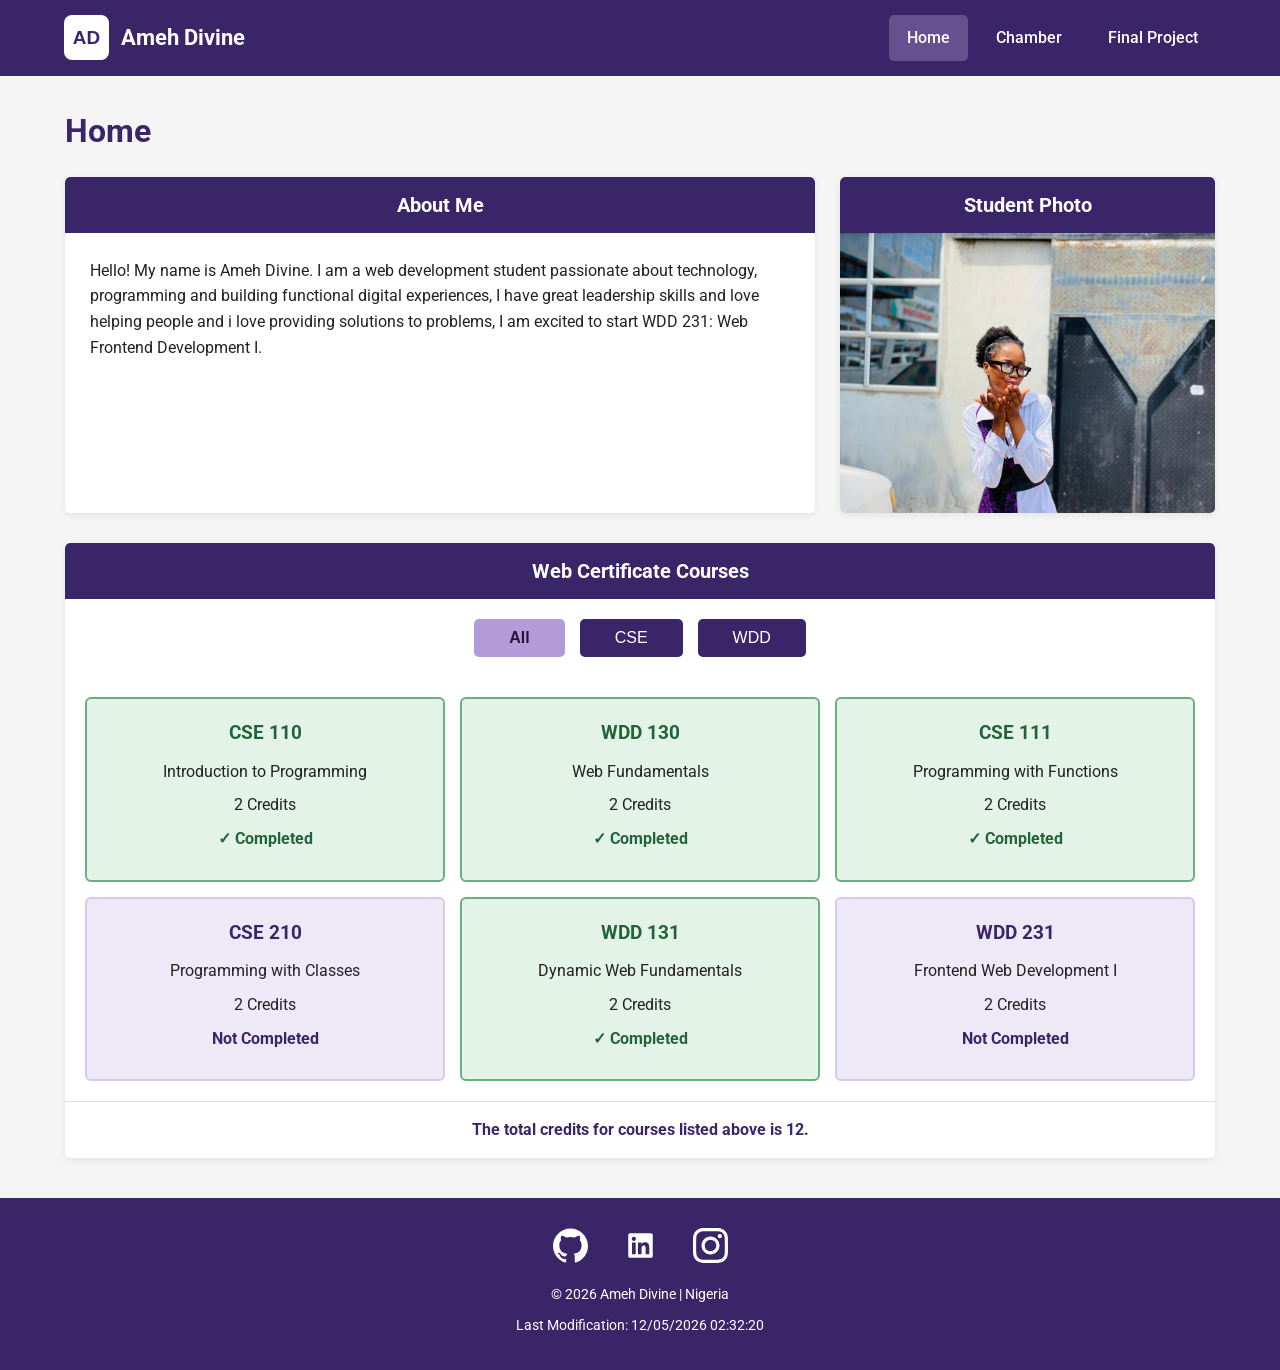
<file: index.html>
<!DOCTYPE html>
<html lang="en">

<head>
    <meta charset="UTF-8">
    <meta name="viewport" content="width=device-width, initial-scale=1.0">

    <meta name="description" content="Divine's student portfolio showcasing web development courses and projects.">
    <meta name="author" content="Ameh Divine">

    <title>Home | Ameh Divine</title>

    <link rel="stylesheet" href="styles/style.css">
    <script src="scripts/script.js" defer></script>
</head>

<body>

    <header>

        <div class="site-brand">
            <img src="images/logo.svg" alt="Site logo">
            <span>Ameh Divine</span>
        </div>

        <button id="menuButton" aria-label="Open navigation"
            aria-expanded="false">
            ☰
        </button>

        <nav id="navigation">
            <a href="index.html" class="active">Home</a>
            <a href="#">Chamber</a>
            <a href="#">Final Project</a>
        </nav>

    </header>

    <main>

        <h1>Home</h1>

        <div class="content-grid">

            <section class="about">
                <h2>About Me</h2>

                <p>
                    Hello! My name is Ameh Divine.
                    I am a web development student passionate
                    about technology, programming and building
                    functional digital experiences, I have great leadership skills and love helping people and i love providing solutions to problems, I am excited to start WDD 231: Web Frontend Development I.
                </p>
            </section>

            <section class="student-photo">
                <h2>Student Photo</h2>

                <img src="images/student.jpg"
                    alt="Portrait of Ameh Divine">
            </section>

        </div>

        <section class="courses">

            <h2>Web Certificate Courses</h2>

            <div class="course-filters">

                <button class="filter-btn active" data-filter="ALL">
                    All
                </button>

                <button class="filter-btn" data-filter="CSE">
                    CSE
                </button>

                <button class="filter-btn" data-filter="WDD">
                    WDD
                </button>

            </div>

            <div id="courseContainer" class="course-list">
                <!-- JavaScript will display courses here -->
            </div>

            <p id="totalCredits">
                Total credits: 0
            </p>

        </section>

    </main>

    <footer>

        <div class="social-links">
    <a href="https://github.com/abrahamdivine" target="_blank" rel="noopener noreferrer">
        <img src="images/github.svg" alt="GitHub">
    </a>

    <a href="https://www.linkedin.com/in/divine-abraham-21a63b435/" target="_blank" rel="noopener noreferrer">
        <img src="images/linkedin.svg" alt="LinkedIn">
    </a>

    <a href="https://instagram.com/abrahamdeevhine" target="_blank" rel="noopener noreferrer">
        <img src="images/instagram.svg" alt="Instagram">
    </a>
        </div>

        <p>
            &copy; <span id="currentyear"></span>
            Ameh Divine | Nigeria
        </p>

        <p id="lastModified"></p>

    </footer>

</body>
</html>
</file>
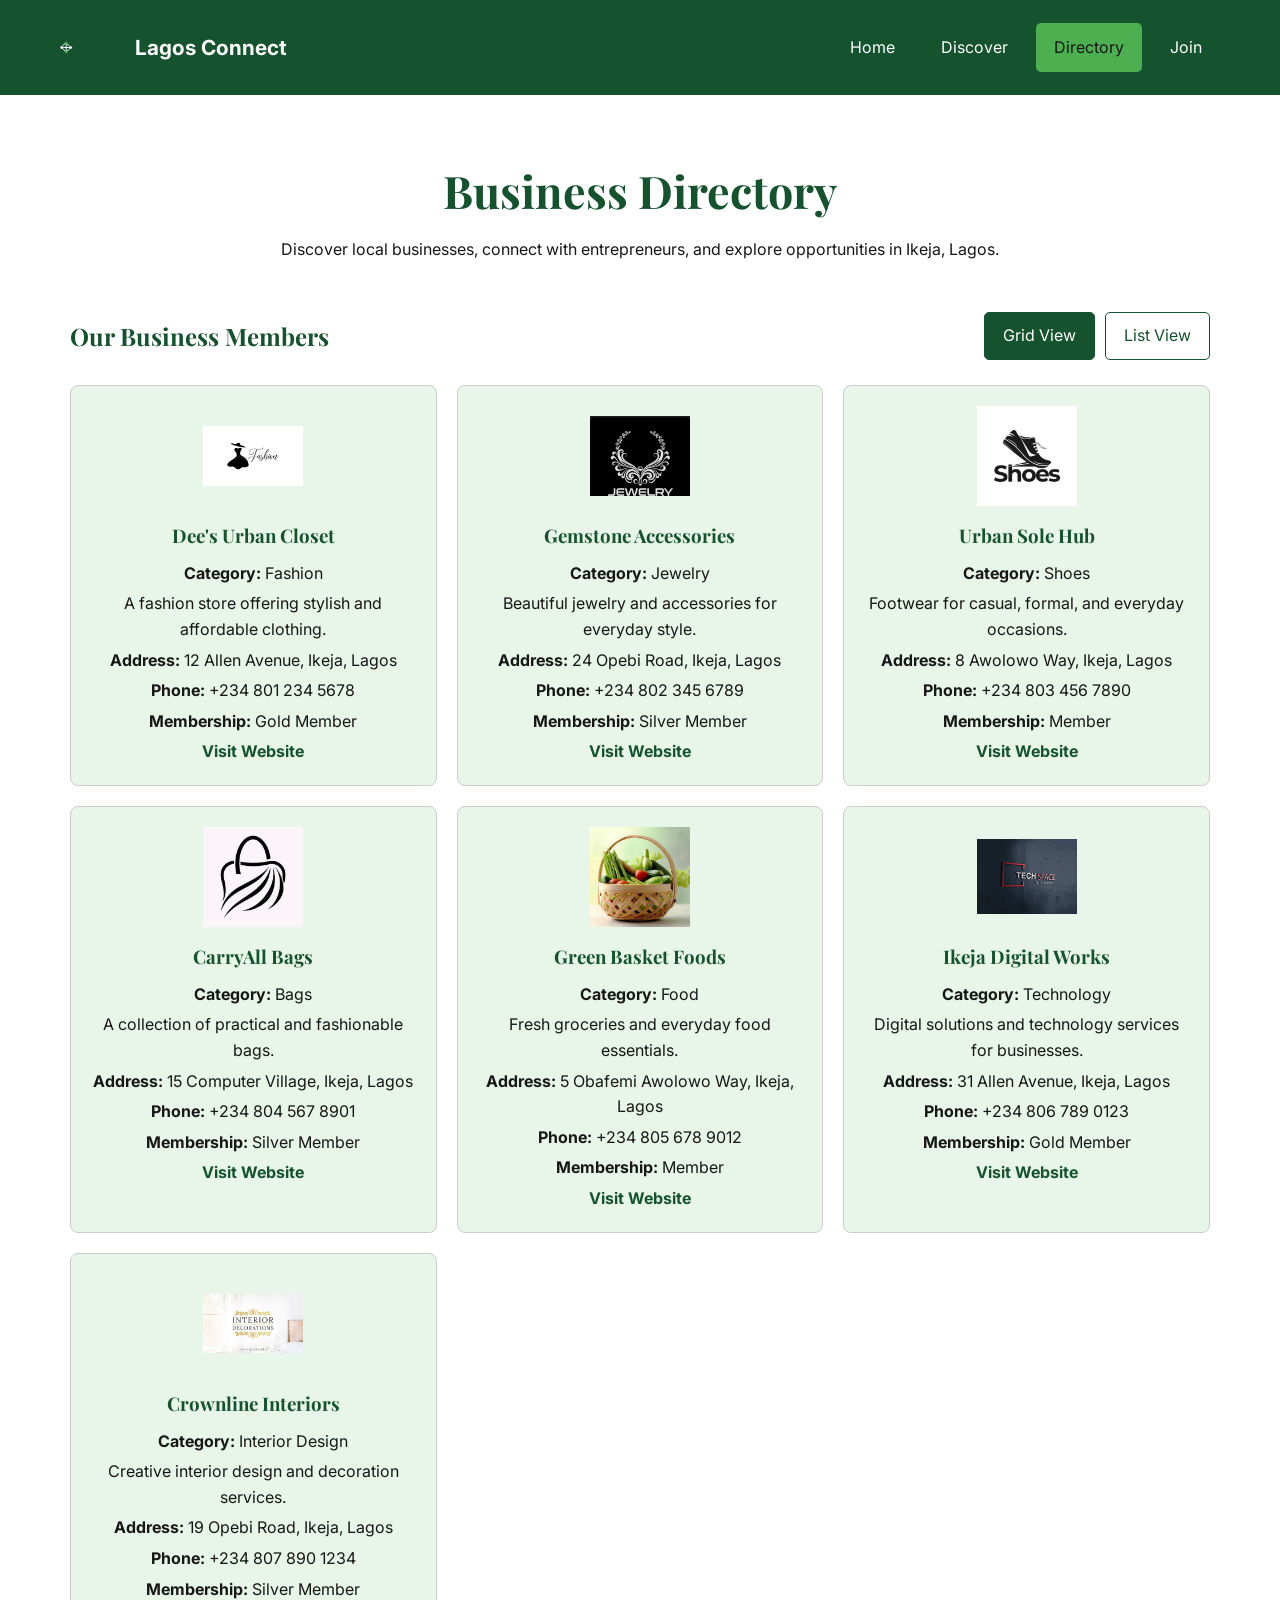
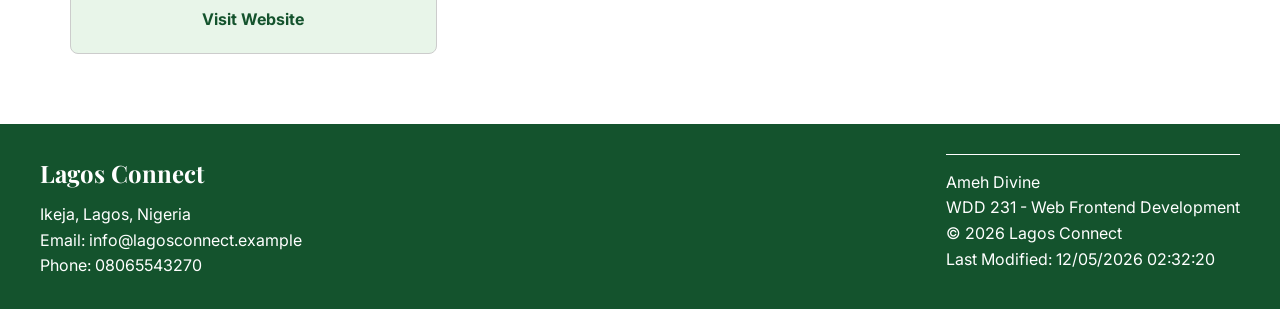
<file: chamber/directory.html>
<!DOCTYPE html>

<html lang="en">

<head>
    <meta charset="UTF-8">
    <meta name="viewport" content="width=device-width, initial-scale=1.0">

<meta name="description" content="Explore businesses in Ikeja, Lagos. Discover local businesses, connect with entrepreneurs, and find opportunities through Lagos Connect.">

<meta name="author" content="Ameh Divine">

<title>Business Directory | Lagos Connect</title>

<!-- Favicon -->
<link rel="icon" href="images/favicon.svg" type="image/svg+xml">

<!-- Facebook Open Graph Metadata -->
<meta property="og:title" content="Lagos Connect | Business Directory">
<meta property="og:description" content="Discover and connect with businesses in Ikeja, Lagos.">
<meta property="og:image" content="https://abrahamdivine.github.io/wdd231/chamber/images/hero.jpg">
<meta property="og:url" content="https://abrahamdivine.github.io/wdd231/chamber/directory.html">
<meta property="og:type" content="website">

<!-- Google Fonts -->
<link rel="preconnect" href="https://fonts.googleapis.com">
<link rel="preconnect" href="https://fonts.gstatic.com" crossorigin>

<link href="https://fonts.googleapis.com/css2?family=Inter:wght@400;500;600;700&family=Playfair+Display:wght@400;500;600;700&display=swap" rel="stylesheet">

<!-- CSS Files -->
<link rel="stylesheet" href="styles/normalize.css">
<link rel="stylesheet" href="styles/small.css">
<link rel="stylesheet" href="styles/larger.css">

<!-- JavaScript -->
<script src="scripts/directory.js" defer></script>

</head>

<body>

<header>

    <div class="header-container">

        <a href="index.html" class="brand">
            <img src="images/logo.svg" alt="Lagos Connect logo">
            <span>Lagos Connect</span>
        </a>

        <button id="menu-button" aria-label="Open navigation menu" aria-expanded="false">
            ☰
        </button>

        <nav id="navigation">
            <a href="index.html">Home</a>
            <a href="discover.html">Discover</a>
            <a href="directory.html" class="active" aria-current="page">Directory</a>
            <a href="join.html">Join</a>
        </nav>

    </div>

</header>

<main>

    <div class="page-heading">
        <h1>Business Directory</h1>
        <p>
            Discover local businesses, connect with entrepreneurs,
            and explore opportunities in Ikeja, Lagos.
        </p>
    </div>

    <section class="directory-section">

        <div class="directory-heading">

            <h2>Our Business Members</h2>

            <div class="view-buttons">

                <button id="grid-view" class="view-button active" aria-pressed="true">
                    Grid View
                </button>

                <button id="list-view" class="view-button" aria-pressed="false">
                    List View
                </button>

            </div>

        </div>

        <!-- Business information will be loaded here using JavaScript -->

        <div id="members-container" class="members-grid">
            <p>Loading business members...</p>
        </div>

    </section>

</main>

<footer>

    <div class="footer-container">

        <div class="footer-contact">
            <h2>Lagos Connect</h2>
            <p>Ikeja, Lagos, Nigeria</p>
            <p>Email: info@lagosconnect.example</p>
            <p>Phone: 08065543270</p>
        </div>

        <div class="footer-development">
            <p>Ameh Divine</p>
            <p>WDD 231 - Web Frontend Development</p>
            <p>© <span id="current-year"></span> Lagos Connect</p>
            <p>Last Modified: <span id="last-modified"></span></p>
        </div>
 
    </div>

</footer>

</body>
</html>
</file>
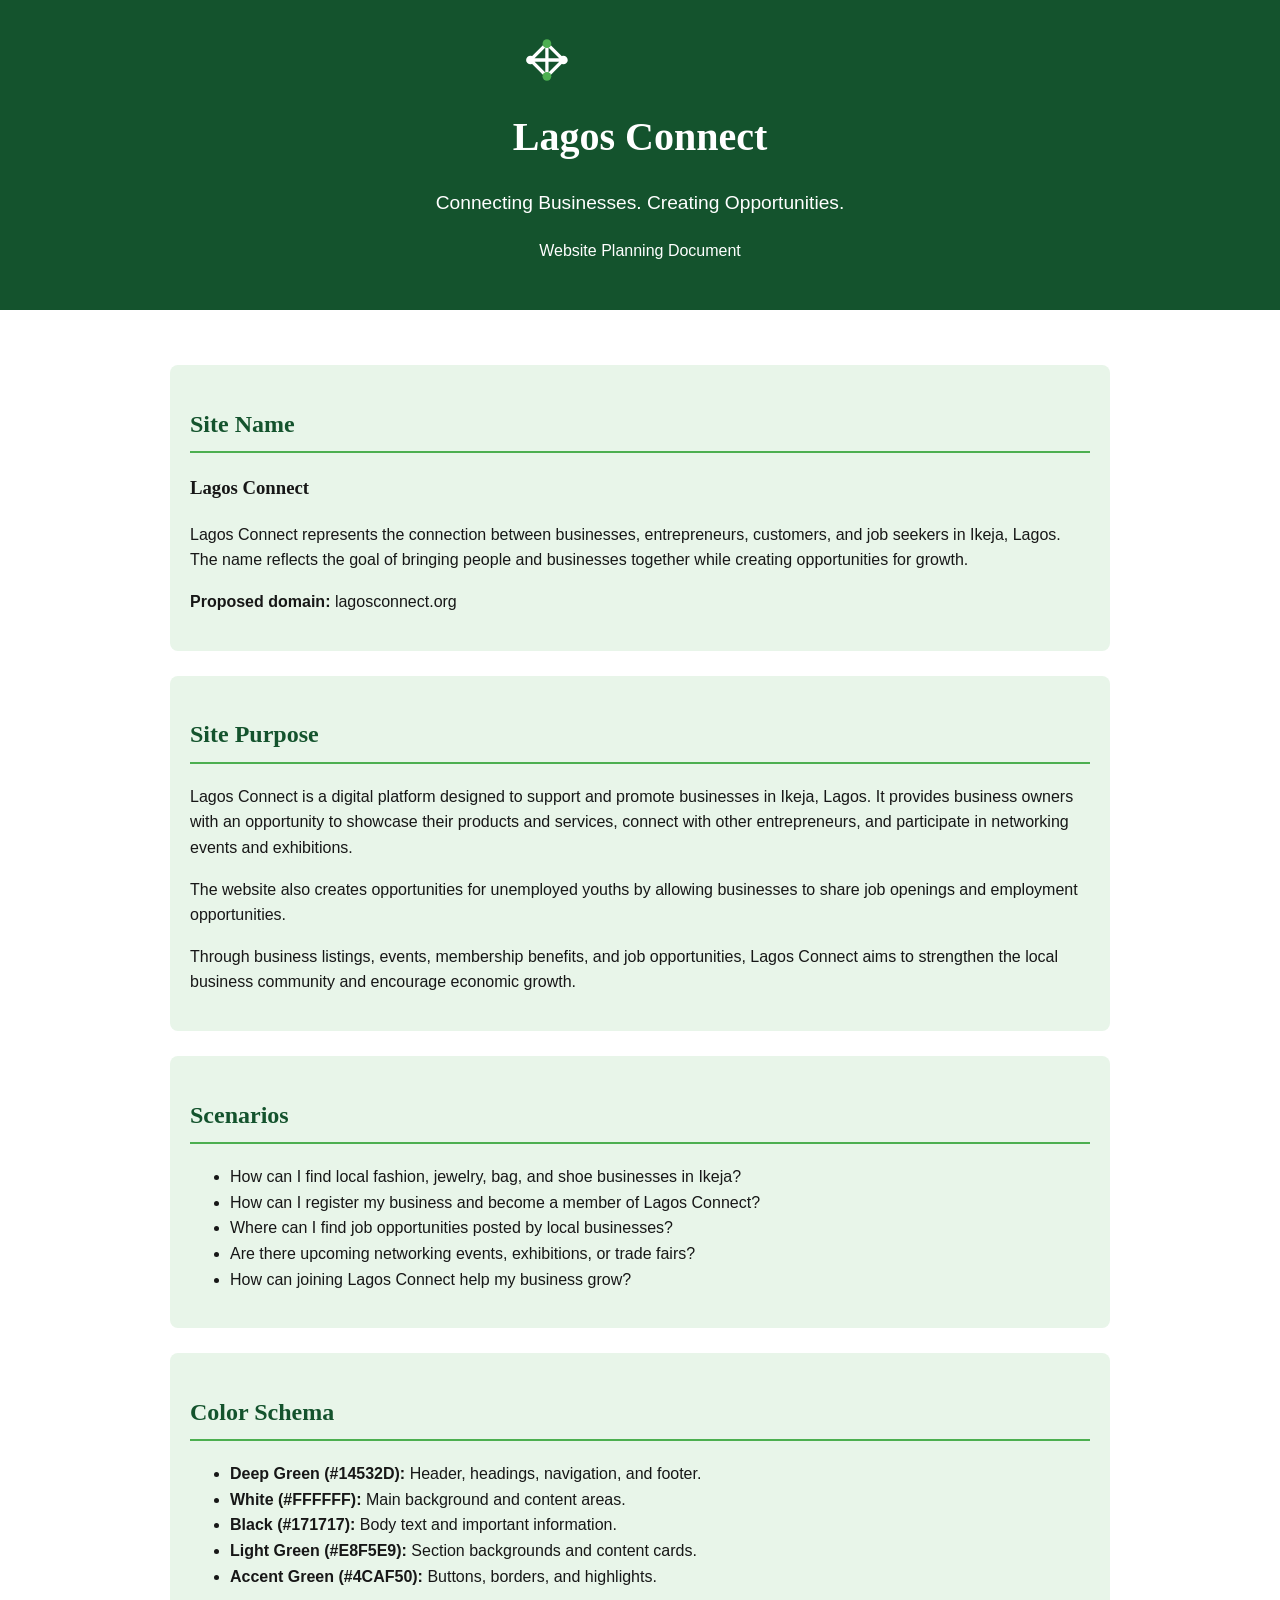
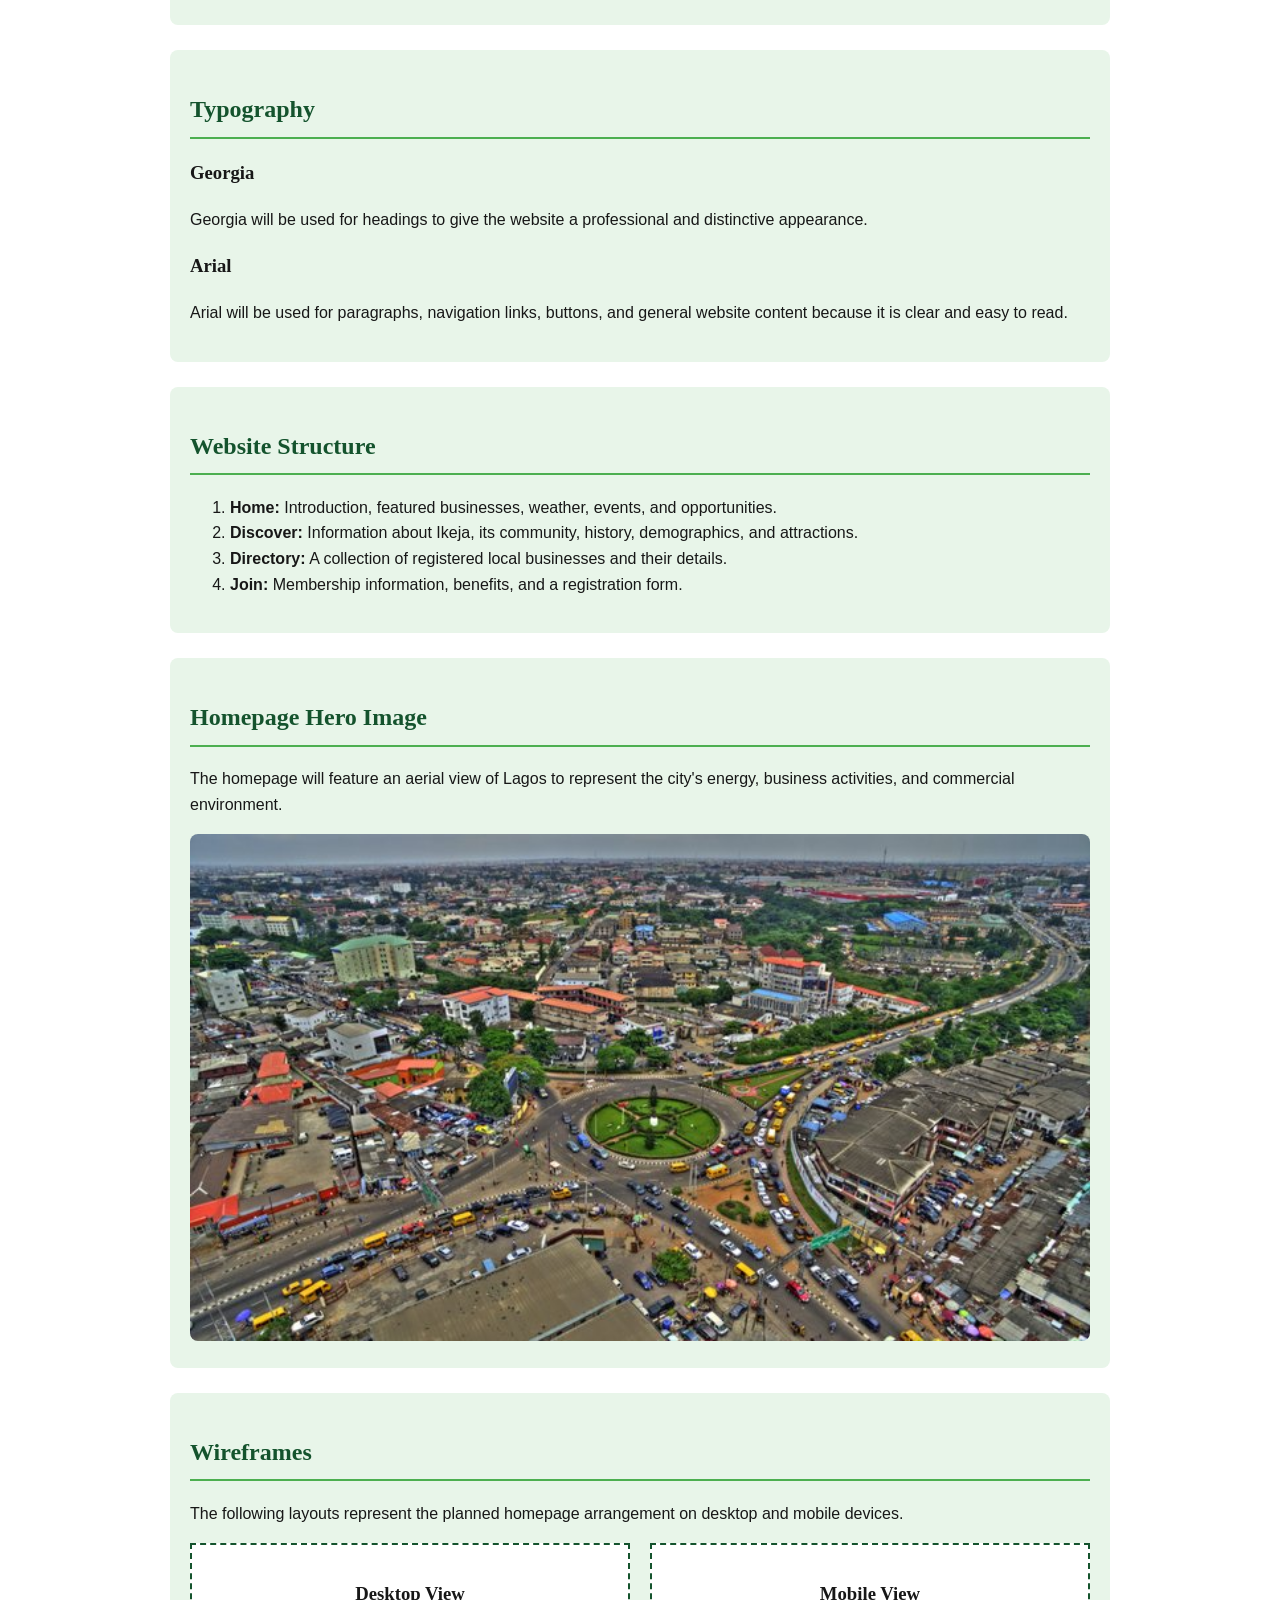
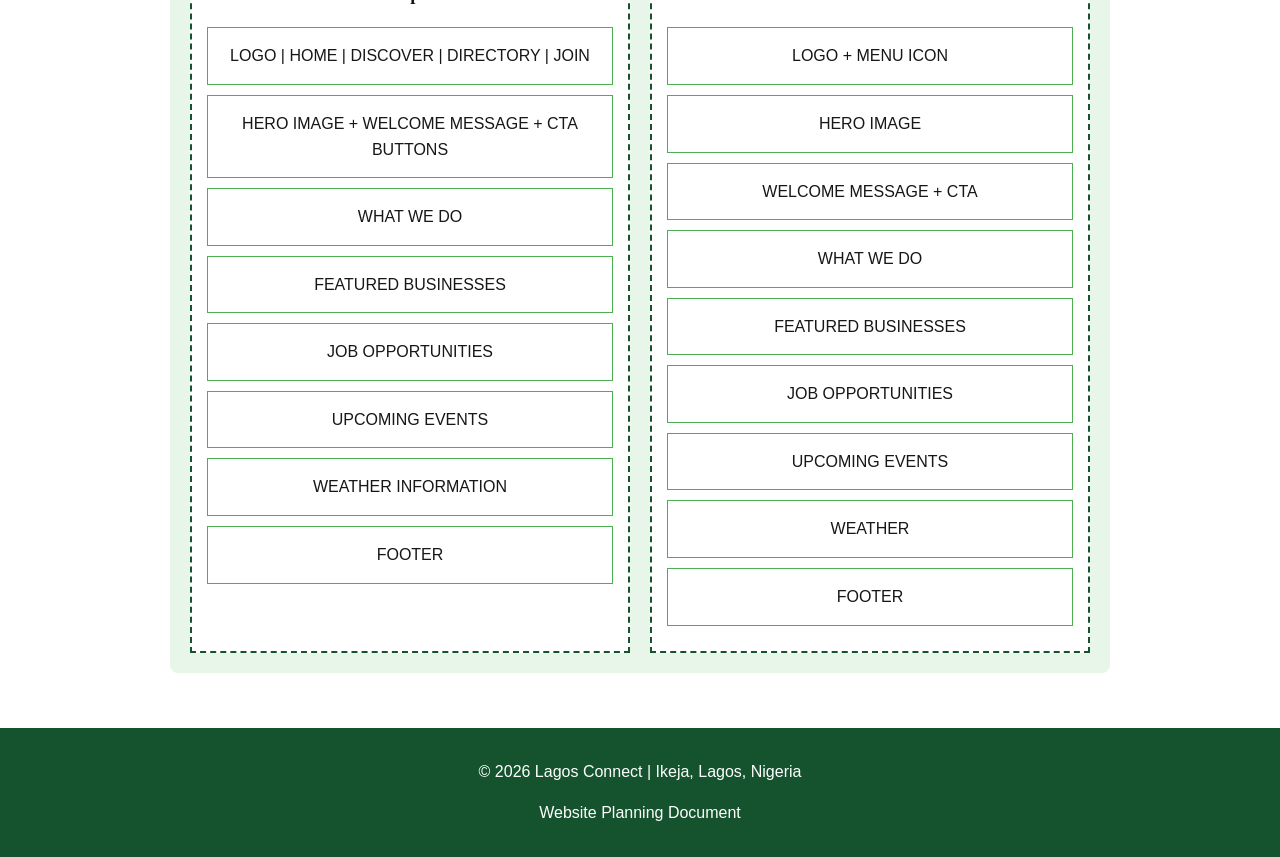
<file: chamber/site-plan.html>
<!DOCTYPE html>
<html lang="en">

<head>
    <meta charset="UTF-8">
    <meta name="viewport" content="width=device-width, initial-scale=1.0">

    <meta name="description"
        content="Website planning document for Lagos Connect, connecting businesses and creating opportunities in Ikeja, Lagos.">

    <meta name="author" content="Deevhine">

    <title>Lagos Connect | Site Plan</title>

    <link rel="stylesheet" href="styles/site-plan.css">
</head>

<body>

    <header>

        <img src="images/logo.svg" alt="Lagos Connect logo" class="logo">

        <h1>Lagos Connect</h1>

        <p class="tagline">Connecting Businesses. Creating Opportunities.</p>

        <p>Website Planning Document</p>

    </header>

    <main>

        <section>
            <h2>Site Name</h2>

            <h3>Lagos Connect</h3>

            <p>
                Lagos Connect represents the connection between businesses,
                entrepreneurs, customers, and job seekers in Ikeja, Lagos.
                The name reflects the goal of bringing people and businesses
                together while creating opportunities for growth.
            </p>

            <p><strong>Proposed domain:</strong> lagosconnect.org</p>
        </section>

        <section>
            <h2>Site Purpose</h2>

            <p>
                Lagos Connect is a digital platform designed to support
                and promote businesses in Ikeja, Lagos. It provides business
                owners with an opportunity to showcase their products and
                services, connect with other entrepreneurs, and participate
                in networking events and exhibitions.
            </p>

            <p>
                The website also creates opportunities for unemployed youths
                by allowing businesses to share job openings and employment
                opportunities.
            </p>

            <p>
                Through business listings, events, membership benefits,
                and job opportunities, Lagos Connect aims to strengthen
                the local business community and encourage economic growth.
            </p>
        </section>

        <section>
            <h2>Scenarios</h2>

            <ul>
                <li>How can I find local fashion, jewelry, bag, and shoe businesses in Ikeja?</li>

                <li>How can I register my business and become a member of Lagos Connect?</li>

                <li>Where can I find job opportunities posted by local businesses?</li>

                <li>Are there upcoming networking events, exhibitions, or trade fairs?</li>

                <li>How can joining Lagos Connect help my business grow?</li>
            </ul>
        </section>

        <section>
            <h2>Color Schema</h2>

            <ul>
                <li><strong>Deep Green (#14532D):</strong> Header, headings, navigation, and footer.</li>

                <li><strong>White (#FFFFFF):</strong> Main background and content areas.</li>

                <li><strong>Black (#171717):</strong> Body text and important information.</li>

                <li><strong>Light Green (#E8F5E9):</strong> Section backgrounds and content cards.</li>

                <li><strong>Accent Green (#4CAF50):</strong> Buttons, borders, and highlights.</li>
            </ul>
        </section>

        <section>
            <h2>Typography</h2>

            <h3>Georgia</h3>

            <p>
                Georgia will be used for headings to give the website
                a professional and distinctive appearance.
            </p>

            <h3>Arial</h3>

            <p>
                Arial will be used for paragraphs, navigation links,
                buttons, and general website content because it is
                clear and easy to read.
            </p>
        </section>

        <section>
            <h2>Website Structure</h2>

            <ol>
                <li><strong>Home:</strong> Introduction, featured businesses, weather, events, and opportunities.</li>

                <li><strong>Discover:</strong> Information about Ikeja, its community, history, demographics, and attractions.</li>

                <li><strong>Directory:</strong> A collection of registered local businesses and their details.</li>

                <li><strong>Join:</strong> Membership information, benefits, and a registration form.</li>
            </ol>
        </section>

        <section>
            <h2>Homepage Hero Image</h2>

            <p>
                The homepage will feature an aerial view of Lagos to
                represent the city's energy, business activities,
                and commercial environment.
            </p>

            <img src="images/hero.jpeg"
                 alt="Aerial view of a busy commercial area in Lagos"
                 class="hero-image">
        </section>

        <section>
            <h2>Wireframes</h2>

            <p>
                The following layouts represent the planned homepage
                arrangement on desktop and mobile devices.
            </p>

            <div class="wireframe-container">

                <div class="wireframe">
                    <h3>Desktop View</h3>

                    <div>LOGO | HOME | DISCOVER | DIRECTORY | JOIN</div>
                    <div>HERO IMAGE + WELCOME MESSAGE + CTA BUTTONS</div>
                    <div>WHAT WE DO</div>
                    <div>FEATURED BUSINESSES</div>
                    <div>JOB OPPORTUNITIES</div>
                    <div>UPCOMING EVENTS</div>
                    <div>WEATHER INFORMATION</div>
                    <div>FOOTER</div>
                </div>

                <div class="wireframe">
                    <h3>Mobile View</h3>

                    <div>LOGO + MENU ICON</div>
                    <div>HERO IMAGE</div>
                    <div>WELCOME MESSAGE + CTA</div>
                    <div>WHAT WE DO</div>
                    <div>FEATURED BUSINESSES</div>
                    <div>JOB OPPORTUNITIES</div>
                    <div>UPCOMING EVENTS</div>
                    <div>WEATHER</div>
                    <div>FOOTER</div>
                </div>

            </div>
        </section>

    </main>

    <footer>
        <p>&copy; 2026 Lagos Connect | Ikeja, Lagos, Nigeria</p>
        <p>Website Planning Document</p>
    </footer>

</body>
</html>
</file>
<file: styles/style.css>
@import url('https://fonts.googleapis.com/css2?family=Roboto:wght@400;500;700;900&display=swap');

/* =====================================
   2. GENERAL STYLING
===================================== */

* {
    margin: 0;
    padding: 0;
    box-sizing: border-box;
}

body {
    font-family: 'Roboto', sans-serif;
    background-color: #f5f5f5;
    color: #222;
    line-height: 1.6;
}

img {
    max-width: 100%;
    height: auto;
    display: block;
}

a {
    text-decoration: none;
}


/* =====================================
   3. HEADER
===================================== */

header {
    background-color: #392568;
    color: white;
    padding: 15px 5%;
    display: flex;
    justify-content: space-between;
    align-items: center;
    gap: 20px;
}

.site-brand {
    display: flex;
    align-items: center;
    gap: 12px;
    font-size: 1.4rem;
    font-weight: 700;
}

.site-brand img {
    width: 45px;
    height: 45px;
    object-fit: contain;
}

#menuButton {
    display: none;
    background: none;
    border: none;
    color: white;
    font-size: 1.8rem;
    cursor: pointer;
}


/* =====================================
   4. NAVIGATION
===================================== */

nav {
    display: flex;
    align-items: center;
    gap: 10px;
}

nav a {
    color: white;
    padding: 10px 18px;
    border-radius: 5px;
    font-weight: 500;
    transition: background-color 0.3s ease;
}

nav a:hover,
nav a.active {
    background-color: #66508f;
}


/* =====================================
   5. MAIN CONTENT
===================================== */

main {
    max-width: 1200px;
    margin: 30px auto;
    padding: 0 25px;
}

h1 {
    color: #392568;
    font-size: 2rem;
    margin-bottom: 20px;
}

h2 {
    background-color: #392568;
    color: white;
    text-align: center;
    padding: 12px;
    font-size: 1.25rem;
    border-radius: 5px 5px 0 0;
}


/* =====================================
   6. ABOUT AND STUDENT PHOTO
===================================== */

.content-grid {
    display: grid;
    grid-template-columns: 2fr 1fr;
    gap: 25px;
    margin-bottom: 30px;
}

.about,
.student-photo {
    background-color: white;
    border-radius: 5px;
    overflow: hidden;
    box-shadow: 0 2px 8px rgba(0, 0, 0, 0.08);
}

.about p {
    padding: 25px;
    font-size: 1rem;
}

.student-photo img {
    width: 100%;
    height: 280px;
    object-fit: cover;
    object-position: center;
}


/* =====================================
   7. COURSES SECTION
===================================== */

.courses {
    background-color: white;
    border-radius: 5px;
    overflow: hidden;
    box-shadow: 0 2px 8px rgba(0, 0, 0, 0.08);
}

.course-filters {
    display: flex;
    justify-content: center;
    gap: 15px;
    padding: 20px;
}

.filter-btn {
    background-color: #392568;
    color: white;
    border: none;
    padding: 10px 35px;
    border-radius: 5px;
    font-size: 1rem;
    cursor: pointer;
    transition: background-color 0.3s ease;
}

.filter-btn:hover {
    background-color: #66508f;
}

.filter-btn.active {
    background-color: #b49ad9;
    color: #24143e;
    font-weight: 700;
}


/* =====================================
   8. COURSE CARDS
===================================== */

.course-list {
    display: grid;
    grid-template-columns: repeat(3, 1fr);
    gap: 15px;
    padding: 20px;
}

.course-card {
    background-color: #eee9f7;
    border: 2px solid #d7c9ed;
    border-radius: 6px;
    padding: 20px;
    text-align: center;
    transition: transform 0.3s ease;
}

.course-card:hover {
    transform: translateY(-4px);
}

.course-card h3 {
    color: #392568;
    margin-bottom: 10px;
}

.course-card p {
    margin-bottom: 8px;
}

/* Completed courses */

.course-card.completed {
    background-color: #e3f3e8;
    border: 2px solid #6aaf80;
}

.course-card.completed h3 {
    color: #23633a;
}

.completion-status {
    font-weight: 700;
    color: #392568;
}

.course-card.completed .completion-status {
    color: #23633a;
}


/* =====================================
   9. TOTAL CREDITS
===================================== */

#totalCredits {
    text-align: center;
    font-weight: 700;
    padding: 15px;
    color: #392568;
    border-top: 1px solid #ddd;
}


/* =====================================
   10. FOOTER
===================================== */

footer {
    background-color: #392568;
    color: white;
    text-align: center;
    padding: 25px 15px;
    margin-top: 40px;
}

.social-links {
    display: flex;
    justify-content: center;
    gap: 25px;
    margin-bottom: 15px;
}

.social-links a {
    color: white;
    font-weight: 500;
    padding: 5px;
}

.social-links a:hover {
    text-decoration: underline;
}

.social-links img {
    width: 35px;
    height: 35px;
    filter: brightness(0) invert(1);
    transition: transform 0.3s ease;
}

.social-links img:hover {
    transform: scale(1.15);
}

footer p {
    margin: 8px 0;
    font-size: 0.9rem;
}


/* =====================================
   11. TABLET RESPONSIVENESS
===================================== */

@media screen and (max-width: 768px) {

    header {
        flex-wrap: wrap;
    }

    #menuButton {
        display: block;
    }

    nav {
        display: none;
        flex-direction: column;
        width: 100%;
        align-items: stretch;
        gap: 5px;
    }

    nav.open {
        display: flex;
    }

    nav a {
        text-align: center;
    }

    .content-grid {
        grid-template-columns: 1fr 1fr;
    }

    .course-list {
        grid-template-columns: repeat(2, 1fr);
    }

}


/* =====================================
   12. MOBILE RESPONSIVENESS
===================================== */

@media screen and (max-width: 550px) {

    main {
        padding: 0 15px;
    }

    .site-brand {
        font-size: 1.1rem;
    }

    .site-brand img {
        width: 35px;
        height: 35px;
    }

    h1 {
        font-size: 1.6rem;
    }

    .content-grid {
        grid-template-columns: 1fr;
    }

    .student-photo img {
        height: 250px;
    }

    .course-list {
        grid-template-columns: 1fr;
    }

    .course-filters {
        gap: 8px;
        padding: 15px 8px;
    }

    .filter-btn {
        padding: 10px 20px;
        font-size: 0.9rem;
    }

    .social-links {
        flex-wrap: wrap;
        gap: 15px;
    }

}
</file>
<file: chamber/styles/small.css>
/* =========================
   GENERAL STYLING
========================= */

:root {
    --primary-color: #14532D;
    --secondary-color: #E8F5E9;
    --accent-color: #4CAF50;
    --text-color: #171717;
    --white: #FFFFFF;
}

body {
    font-family: 'Inter', sans-serif;
    color: var(--text-color);
    background-color: var(--white);
    line-height: 1.6;
}

h1,
h2,
h3 {
    font-family: 'Playfair Display', serif;
}

main {
    max-width: 1200px;
    margin: 0 auto;
    padding: 20px;
}

/* =========================
   HEADER
========================= */

header {
    background-color: var(--primary-color);
    color: var(--white);
}

.header-container {
    display: flex;
    align-items: center;
    justify-content: space-between;
    flex-wrap: wrap;
    padding: 15px 20px;
}

.brand {
    display: flex;
    align-items: center;
    gap: 10px;
    color: var(--white);
    font-size: 1.3rem;
    font-weight: bold;
}

.brand img {
    width: 65px;
    height: 65px;
    object-fit: contain;
}

/* =========================
   MOBILE NAVIGATION
========================= */

#menu-button {
    background: none;
    border: none;
    color: var(--white);
    font-size: 2rem;
}

#navigation {
    display: none;
    flex-direction: column;
    width: 100%;
    margin-top: 15px;
}

#navigation.open {
    display: flex;
}

#navigation a {
    color: var(--white);
    padding: 12px;
    text-align: center;
}

#navigation a:hover,
#navigation a.active {
    background-color: var(--accent-color);
    color: var(--text-color);
}

/* =========================
   PAGE HEADING
========================= */

.page-heading {
    text-align: center;
    padding: 30px 10px;
}

.page-heading h1 {
    color: var(--primary-color);
    font-size: 2rem;
}

.page-heading p {
    margin-top: 10px;
}

/* =========================
   DIRECTORY
========================= */

.directory-section {
    margin-top: 20px;
}

.directory-heading {
    display: flex;
    flex-direction: column;
    gap: 15px;
    margin-bottom: 25px;
}

.directory-heading h2 {
    color: var(--primary-color);
}

.view-buttons {
    display: flex;
    gap: 10px;
}

.view-button {
    padding: 10px 18px;
    border: 1px solid var(--primary-color);
    background-color: var(--white);
    color: var(--primary-color);
    border-radius: 5px;
}

.view-button.active,
.view-button:hover {
    background-color: var(--primary-color);
    color: var(--white);
}

/* =========================
   BUSINESS GRID
========================= */

.members-grid {
    display: grid;
    grid-template-columns: 1fr;
    gap: 20px;
}

.member-card {
    border: 1px solid #CCCCCC;
    padding: 20px;
    text-align: center;
    border-radius: 8px;
    background-color: var(--secondary-color);
}

.member-card img {
    width: 100px;
    height: 100px;
    object-fit: contain;
    margin: 0 auto 15px;
}

.member-card h3 {
    color: var(--primary-color);
    margin-bottom: 10px;
}

.member-card p {
    margin: 5px 0;
}

.member-card a {
    color: var(--primary-color);
    font-weight: bold;
    overflow-wrap: anywhere;
}

/* =========================
   LIST VIEW
========================= */

.members-list {
    display: flex;
    flex-direction: column;
    gap: 10px;
}

.members-list .member-card {
    display: flex;
    flex-direction: column;
    text-align: left;
    padding: 15px;
}

.members-list .member-card img {
    display: none;
}

/* =========================
   FOOTER
========================= */

footer {
    background-color: var(--primary-color);
    color: var(--white);
    padding: 30px 20px;
    margin-top: 40px;
}

.footer-container {
    display: flex;
    flex-direction: column;
    gap: 20px;
    max-width: 1200px;
    margin: 0 auto;
}

footer h2 {
    margin-bottom: 10px;
}

.footer-development {
    border-top: 1px solid var(--white);
    padding-top: 15px;
}
</file>
<file: chamber/styles/larger.css>
/* =========================
   TABLET VIEW
========================= */

@media screen and (min-width: 640px) {

    main {
        padding: 30px;
    }

    .directory-heading {
        flex-direction: row;
        justify-content: space-between;
        align-items: center;
    }

    .members-grid {
        grid-template-columns: repeat(2, 1fr);
    }

    .members-list .member-card {
        display: grid;
        grid-template-columns: 1fr 2fr;
        align-items: center;
    }

    .members-list .member-card img {
        display: block;
        margin: 0 auto;
    }

    .footer-container {
        flex-direction: row;
        justify-content: space-between;
    }
}


/* =========================
   DESKTOP VIEW
========================= */

@media screen and (min-width: 1024px) {

    .header-container {
        max-width: 1200px;
        margin: 0 auto;
        flex-wrap: nowrap;
    }

    #menu-button {
        display: none;
    }

    #navigation {
        display: flex;
        flex-direction: row;
        width: auto;
        margin-top: 0;
        gap: 10px;
    }

    #navigation a {
        padding: 12px 18px;
        border-radius: 5px;
    }

    .members-grid {
        grid-template-columns: repeat(3, 1fr);
    }

    .page-heading h1 {
        font-size: 2.8rem;
    }

}
</file>
<file: chamber/styles/site-plan.css>
/* COLOR VARIABLES */

:root {
    --primary-color: #14532D;
    --secondary-color: #E8F5E9;
    --text-color: #171717;
    --background-color: #FFFFFF;
    --accent-color: #4CAF50;
}

/* GENERAL STYLING */

* {
    box-sizing: border-box;
}

body {
    font-family: Arial, sans-serif;
    margin: 0;
    background-color: var(--background-color);
    color: var(--text-color);
    line-height: 1.6;
}

h1,
h2,
h3 {
    font-family: Georgia, serif;
}

/* HEADER */

header {
    background-color: var(--primary-color);
    color: white;
    text-align: center;
    padding: 30px 15px;
}

.logo {
    width: 230px;
    max-width: 100%;
    height: auto;
    display: block;
    margin: 0 auto 15px;
}

header h1 {
    font-size: 2.5rem;
    margin: 10px 0;
}

.tagline {
    font-size: 1.2rem;
}

/* MAIN CONTENT */

main {
    max-width: 1000px;
    margin: auto;
    padding: 20px;
}

section {
    background-color: var(--secondary-color);
    padding: 20px;
    margin: 25px 0;
    border-radius: 8px;
}

h2 {
    color: var(--primary-color);
    border-bottom: 2px solid var(--accent-color);
    padding-bottom: 8px;
}

/* IMAGES */

.hero-image {
    width: 100%;
    height: auto;
    border-radius: 8px;
}

/* WIREFRAMES */

.wireframe-container {
    display: grid;
    grid-template-columns: 1fr;
    gap: 20px;
}

.wireframe {
    background-color: white;
    border: 2px dashed var(--primary-color);
    padding: 15px;
    text-align: center;
}

.wireframe div {
    border: 1px solid var(--accent-color);
    padding: 15px;
    margin: 10px 0;
}

/* FOOTER */

footer {
    background-color: var(--primary-color);
    color: white;
    text-align: center;
    padding: 15px;
}

/* LARGE SCREENS */

@media screen and (min-width: 700px) {

    main {
        padding: 30px;
    }

    .wireframe-container {
        grid-template-columns: 1fr 1fr;
    }

}
</file>
